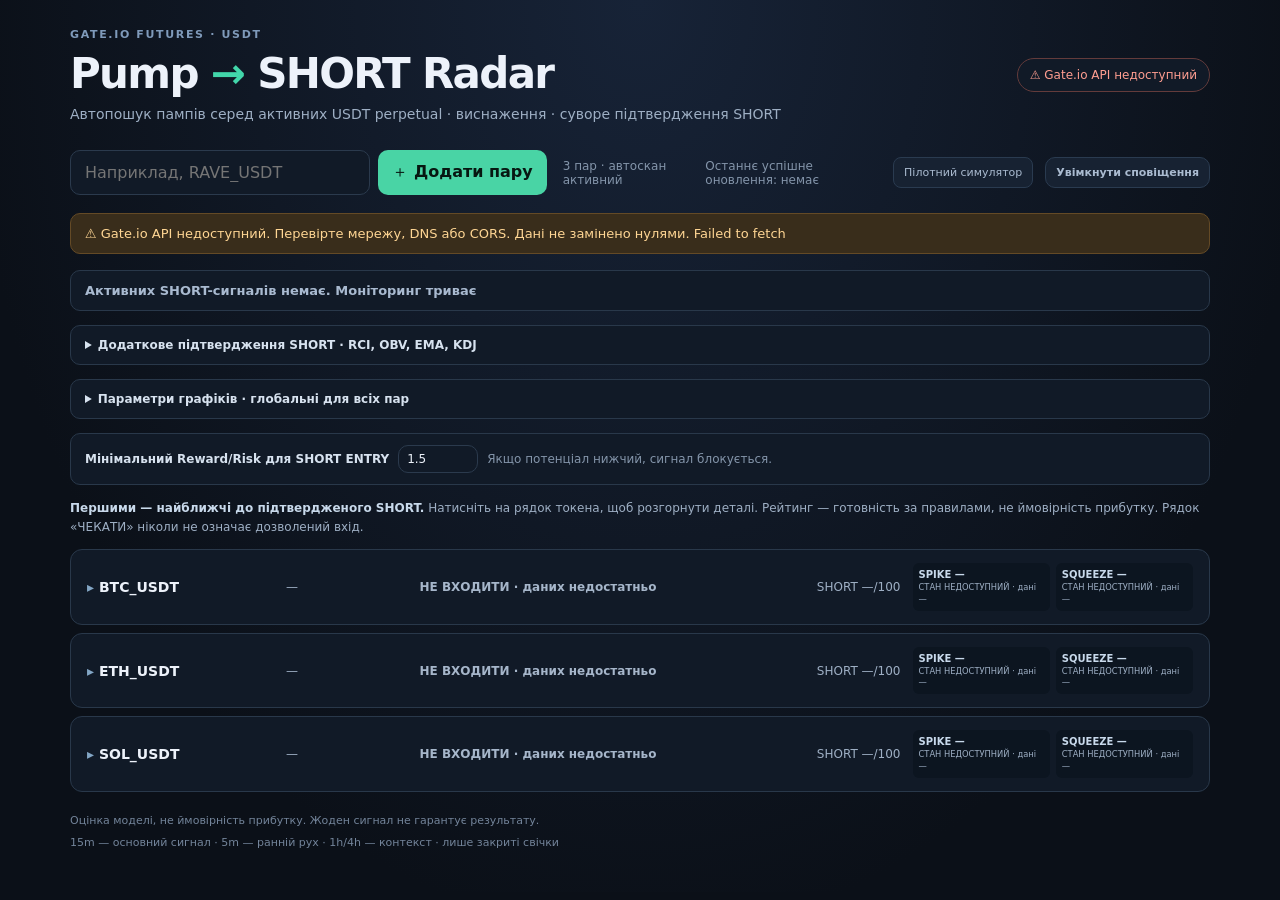
<file: index.html>
<!doctype html>
<html lang="uk">
<head>
  <meta charset="utf-8">
  <meta name="viewport" content="width=device-width, initial-scale=1">
  <meta name="theme-color" content="#10151f">
  <title>Gate.io Pump → SHORT Radar</title>
  <link rel="icon" href="data:,">
  <link rel="stylesheet" href="styles.css">
</head>
<body>
  <main class="app-shell">
    <header class="topbar">
      <div>
        <p class="eyebrow">GATE.IO FUTURES · USDT</p>
        <h1>Pump <span>→</span> SHORT Radar</h1>
        <p class="subheading">Автопошук пампів серед активних USDT perpetual · виснаження · суворе підтвердження SHORT</p>
      </div>
      <div id="connection" class="connection" role="status">Підключення…</div>
    </header>

    <section class="toolbar" aria-label="Керування парами">
      <form id="pair-form" class="pair-form">
        <label class="visually-hidden" for="pair-input">Ф'ючерсний контракт</label>
        <input id="pair-input" name="pair" autocomplete="off" placeholder="Наприклад, RAVE_USDT" maxlength="32">
        <button type="submit">＋ Додати пару</button>
      </form>
      <div class="toolbar-meta">
        <span id="pair-count">0 пар</span>
        <span id="updated-at">Очікування даних</span>
        <a class="subtle-button pilot-link" href="pilot.html">Пілотний симулятор</a>
        <button id="notify-button" class="subtle-button" type="button">Увімкнути сповіщення</button>
      </div>
    </section>

    <div id="notice" class="notice" role="status" hidden></div>
    <section id="signal-summary" class="signal-summary" role="status" aria-live="polite">
      Активних SHORT-сигналів немає. Моніторинг триває
    </section>
    <details class="confirmation-settings">
      <summary>Додаткове підтвердження SHORT · RCI, OBV, EMA, KDJ</summary>
      <p>Параметри й перемикачі глобальні для всіх пар. Індикатори оцінюють якість додаткового підтвердження окремо і не змінюють базові сигнали радара.</p>
      <div class="settings-grid">
        <label><input type="checkbox" data-indicator="rci" checked> RCI · період
          <input type="number" data-period="rci.period" min="5" max="30" value="9"></label>
        <label><input type="checkbox" data-indicator="obv" checked> OBV · lookback
          <input type="number" data-period="obv.lookback" min="3" max="30" value="10"></label>
        <label><input type="checkbox" data-indicator="ema" checked> EMA · швидка / повільна
          <input type="number" data-period="ema.fast" min="3" max="30" value="9">
          <input type="number" data-period="ema.slow" min="5" max="60" value="21"></label>
        <label><input type="checkbox" data-indicator="kdj" checked> KDJ · довжина / MA1 / MA2
          <input type="number" data-period="kdj.period" min="5" max="100" value="9" aria-label="KDJ довжина">
          <input type="number" data-period="kdj.ma1" min="1" max="10" value="3" aria-label="KDJ MA1">
          <input type="number" data-period="kdj.ma2" min="1" max="10" value="3" aria-label="KDJ MA2"></label>
      </div>
      <button id="reset-confirmation" class="subtle-button" type="button">Відновити стандартні</button>
    </details>
    <details class="confirmation-settings">
      <summary>Параметри графіків · глобальні для всіх пар</summary>
      <p>EMA налаштовує основний графік ціни; RCI — окремий графік із трьома кривими та шкалою від −100 до +100. RCI можна показати або сховати в меню «Індикатори» біля графіків токена. OBV lookback та параметри KDJ беруться з панелі додаткового підтвердження SHORT вище. Ці графічні параметри не змінюють базові сигнали радара; налаштування зберігаються у цьому браузері.</p>
      <div class="settings-grid">
        <label>RCI · періоди
          <input type="number" data-vis-period="rci.0" min="2" max="100" value="6" required aria-label="RCI період 1">
          <input type="number" data-vis-period="rci.1" min="2" max="100" value="12" required aria-label="RCI період 2">
          <input type="number" data-vis-period="rci.2" min="2" max="100" value="24" required aria-label="RCI період 3"></label>
        <label>RCI · верхній рівень
          <input type="number" data-vis-period="rci.upper" min="-100" max="100" step="any" value="95" required aria-label="RCI верхній рівень"></label>
        <label>RCI · нижній рівень
          <input type="number" data-vis-period="rci.lower" min="-100" max="100" step="any" value="5" required aria-label="RCI нижній рівень"></label>
        <label>EMA · довгий / середній / короткий період
          <input type="number" data-vis-period="ema.0" min="2" max="500" value="200" aria-label="EMA довга">
          <input type="number" data-vis-period="ema.1" min="2" max="500" value="55" aria-label="EMA середня">
          <input type="number" data-vis-period="ema.2" min="2" max="500" value="22" aria-label="EMA коротка"></label>
      </div>
      <p>Стандартні візуальні рівні RCI: верхній +95, нижній +5 (саме додатний +5, не −95). Нижній має бути меншим за верхній; обидва можна змінити в межах −100…+100. Ці лінії не змінюють пороги додаткового підтвердження SHORT.</p>
      <p>KDJ залишається допоміжним підтвердженням без окремої панелі графіка. Він використовує довжину, MA1 та MA2 з панелі вище. Формула: RSV = (close − мінімум low за довжину) / (максимум high − мінімум low) × 100; при нульовому діапазоні RSV = 50. K — проста MA(RSV, MA1), D — проста MA(K, MA2), J = 3K − 2D.</p>
      <button id="reset-visualization" class="subtle-button" type="button">Стандартні параметри графіків</button>
    </details>
    <section class="risk-settings" aria-label="Параметри ризику">
      <label for="minimum-risk-reward">Мінімальний Reward/Risk для SHORT ENTRY</label>
      <input id="minimum-risk-reward" type="number" min="1" max="5" step="0.1" value="1.5">
      <span>Якщо потенціал нижчий, сигнал блокується.</span>
    </section>
    <p class="list-explanation"><strong>Першими — найближчі до підтвердженого SHORT.</strong>
      Натисніть на рядок токена, щоб розгорнути деталі. Рейтинг — готовність за правилами, не ймовірність прибутку.
      Рядок «ЧЕКАТИ» ніколи не означає дозволений вхід.</p>
    <section id="cards" class="cards" aria-live="polite"></section>
    <footer>
      <p>Оцінка моделі, не ймовірність прибутку. Жоден сигнал не гарантує результату.</p>
      <p>15m — основний сигнал · 5m — ранній рух · 1h/4h — контекст · лише закриті свічки</p>
    </footer>
  </main>
  <script type="module" src="app.mjs"></script>
</body>
</html>
</file>
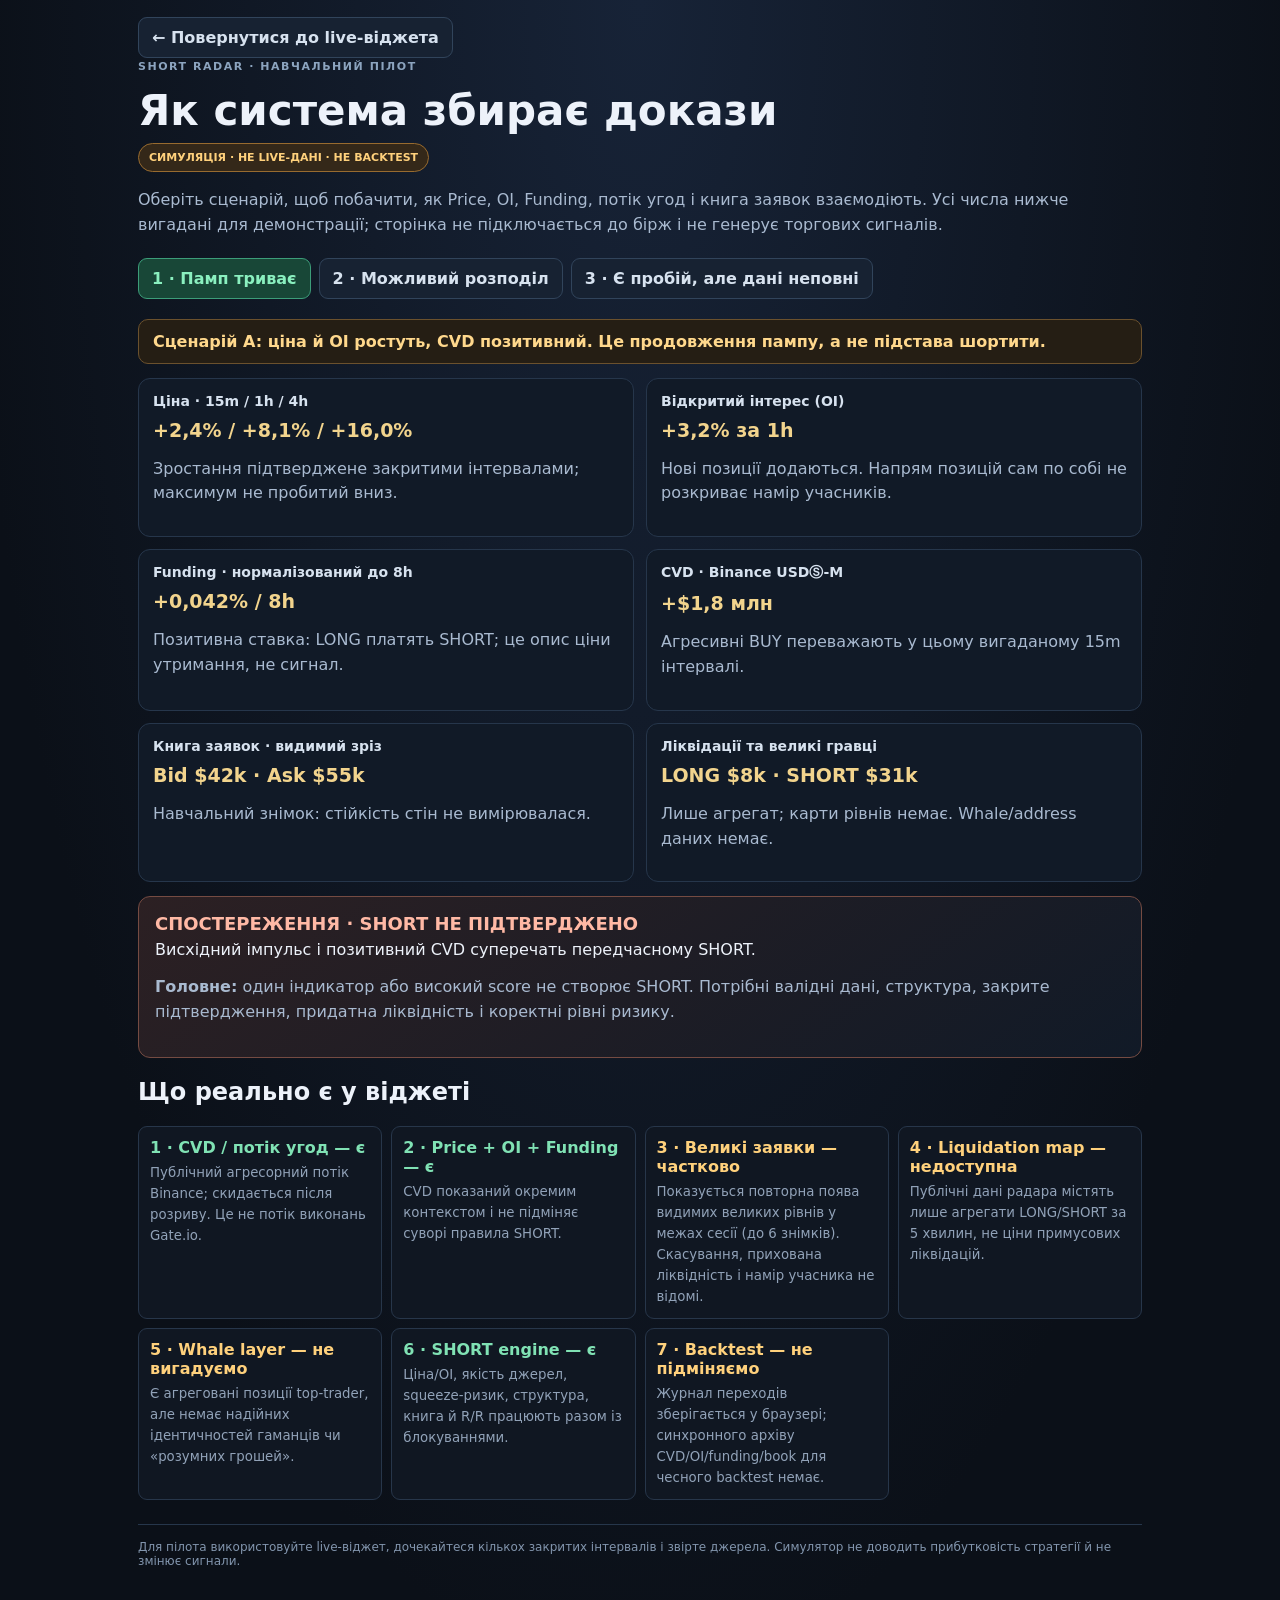
<file: pilot.html>
<!doctype html>
<html lang="uk">
<head>
  <meta charset="utf-8">
  <meta name="viewport" content="width=device-width, initial-scale=1">
  <meta name="theme-color" content="#10151f">
  <title>Пілот SHORT Radar · Симулятор</title>
  <style>
    :root{color-scheme:dark;font-family:Inter,ui-sans-serif,system-ui,-apple-system,"Segoe UI",sans-serif;background:#0b1018;color:#edf2fa}
    *{box-sizing:border-box}body{margin:0;background:radial-gradient(ellipse at top,#172337 0,#0b1018 42rem)}
    main{width:min(1040px,100%);margin:auto;padding:28px 18px 40px}
    a{color:#8cecff}.eyebrow{color:#8ca4bf;font-size:11px;font-weight:800;letter-spacing:.14em}
    h1{font-size:clamp(26px,5vw,42px);margin:8px 0}p{line-height:1.55;color:#a9bad0}
    .demo{display:inline-block;padding:7px 10px;border:1px solid #986b2f;border-radius:999px;color:#ffd17c;background:#342819;font-size:11px;font-weight:900}
    .scenarios{display:flex;flex-wrap:wrap;gap:8px;margin:20px 0}
    button,.back{border:1px solid #31445b;border-radius:9px;padding:10px 13px;background:#172232;color:#d7e2ef;font:inherit;font-weight:750;cursor:pointer;text-decoration:none}
    button[aria-pressed=true]{background:#184737;border-color:#3c9d79;color:#8af0bf}
    .notice{padding:12px 14px;border:1px solid #6b512d;border-radius:10px;background:#251e14;color:#ffd88c;font-weight:750}
    .grid{display:grid;grid-template-columns:repeat(2,minmax(0,1fr));gap:12px;margin:14px 0}
    .panel{padding:14px;border:1px solid #26364b;border-radius:12px;background:#111a27}
    .panel h2{font-size:14px;margin:0 0 10px;color:#d7e2ef}
    .value{font-size:19px;font-weight:850;color:#f2d48d}
    .tag{display:inline-block;padding:4px 7px;border-radius:5px;background:#202e42;color:#a9bad0;font-size:10px;font-weight:800}
    .good{color:#80e2b4}.warn{color:#ffd17c}.bad{color:#ffaaa2}
    .engine{padding:16px;border:1px solid #754b42;border-radius:12px;background:linear-gradient(145deg,#2c2023,#111a27)}
    .engine strong{display:block;color:#ffb9a5;font-size:18px;margin-bottom:6px}
    .roadmap{display:grid;grid-template-columns:repeat(auto-fit,minmax(220px,1fr));gap:9px;margin:14px 0 22px}
    .step{padding:11px;border:1px solid #27364a;border-radius:9px;background:#101722}
    .step strong{display:block;margin-bottom:5px}.step small{color:#91a2b8;line-height:1.5}
    footer{margin-top:24px;padding-top:15px;border-top:1px solid #26364b;color:#8295ad;font-size:12px}
    @media(max-width:650px){main{padding:22px 14px}.grid{grid-template-columns:1fr}.scenarios button{flex:1 1 100%}}
  </style>
</head>
<body>
<main>
  <a class="back" href="index.html">← Повернутися до live-віджета</a>
  <p class="eyebrow">SHORT RADAR · НАВЧАЛЬНИЙ ПІЛОТ</p>
  <h1>Як система збирає докази</h1>
  <span class="demo">СИМУЛЯЦІЯ · НЕ LIVE-ДАНІ · НЕ BACKTEST</span>
  <p>Оберіть сценарій, щоб побачити, як Price, OI, Funding, потік угод і книга заявок взаємодіють. Усі числа нижче вигадані для демонстрації; сторінка не підключається до бірж і не генерує торгових сигналів.</p>
  <div class="scenarios" role="group" aria-label="Сценарії">
    <button type="button" data-scenario="pump" aria-pressed="true">1 · Памп триває</button>
    <button type="button" data-scenario="distribution" aria-pressed="false">2 · Можливий розподіл</button>
    <button type="button" data-scenario="blocked" aria-pressed="false">3 · Є пробій, але дані неповні</button>
  </div>
  <div class="notice" id="scenario-note" role="status" aria-live="polite"></div>
  <section class="grid" aria-label="Показники сценарію">
    <article class="panel"><h2>Ціна · 15m / 1h / 4h</h2><div class="value" id="price"></div><p id="price-note"></p></article>
    <article class="panel"><h2>Відкритий інтерес (OI)</h2><div class="value" id="oi"></div><p id="oi-note"></p></article>
    <article class="panel"><h2>Funding · нормалізований до 8h</h2><div class="value" id="funding"></div><p id="funding-note"></p></article>
    <article class="panel"><h2>CVD · Binance USDⓈ-M</h2><div class="value" id="cvd"></div><p id="cvd-note"></p></article>
    <article class="panel"><h2>Книга заявок · видимий зріз</h2><div class="value" id="book"></div><p id="book-note"></p></article>
    <article class="panel"><h2>Ліквідації та великі гравці</h2><div class="value" id="liquidations"></div><p id="limits"></p></article>
  </section>
  <section class="engine">
    <strong id="engine-state"></strong>
    <span id="engine-reason"></span>
    <p><b>Головне:</b> один індикатор або високий score не створює SHORT. Потрібні валідні дані, структура, закрите підтвердження, придатна ліквідність і коректні рівні ризику.</p>
  </section>
  <h2>Що реально є у віджеті</h2>
  <section class="roadmap" aria-label="Статус етапів плану">
    <div class="step"><strong class="good">1 · CVD / потік угод — є</strong><small>Публічний агресорний потік Binance; скидається після розриву. Це не потік виконань Gate.io.</small></div>
    <div class="step"><strong class="good">2 · Price + OI + Funding — є</strong><small>CVD показаний окремим контекстом і не підміняє суворі правила SHORT.</small></div>
    <div class="step"><strong class="warn">3 · Великі заявки — частково</strong><small>Показується повторна поява видимих великих рівнів у межах сесії (до 6 знімків). Скасування, прихована ліквідність і намір учасника не відомі.</small></div>
    <div class="step"><strong class="warn">4 · Liquidation map — недоступна</strong><small>Публічні дані радара містять лише агрегати LONG/SHORT за 5 хвилин, не ціни примусових ліквідацій.</small></div>
    <div class="step"><strong class="warn">5 · Whale layer — не вигадуємо</strong><small>Є агреговані позиції top-trader, але немає надійних ідентичностей гаманців чи «розумних грошей».</small></div>
    <div class="step"><strong class="good">6 · SHORT engine — є</strong><small>Ціна/OI, якість джерел, squeeze-ризик, структура, книга й R/R працюють разом із блокуваннями.</small></div>
    <div class="step"><strong class="warn">7 · Backtest — не підміняємо</strong><small>Журнал переходів зберігається у браузері; синхронного архіву CVD/OI/funding/book для чесного backtest немає.</small></div>
  </section>
  <footer>Для пілота використовуйте live-віджет, дочекайтеся кількох закритих інтервалів і звірте джерела. Симулятор не доводить прибутковість стратегії й не змінює сигнали.</footer>
</main>
<script>
  const scenarios = {
    pump: {
      note: "Сценарій A: ціна й OI ростуть, CVD позитивний. Це продовження пампу, а не підстава шортити.",
      price: "+2,4% / +8,1% / +16,0%", priceNote: "Зростання підтверджене закритими інтервалами; максимум не пробитий вниз.",
      oi: "+3,2% за 1h", oiNote: "Нові позиції додаються. Напрям позицій сам по собі не розкриває намір учасників.",
      funding: "+0,042% / 8h", fundingNote: "Позитивна ставка: LONG платять SHORT; це опис ціни утримання, не сигнал.",
      cvd: "+$1,8 млн", cvdNote: "Агресивні BUY переважають у цьому вигаданому 15m інтервалі.",
      book: "Bid $42k · Ask $55k", bookNote: "Навчальний знімок: стійкість стін не вимірювалася.",
      liquidations: "LONG $8k · SHORT $31k", limits: "Лише агрегат; карти рівнів немає. Whale/address даних немає.",
      state: "СПОСТЕРЕЖЕННЯ · SHORT НЕ ПІДТВЕРДЖЕНО", reason: "Висхідний імпульс і позитивний CVD суперечать передчасному SHORT."
    },
    distribution: {
      note: "Сценарій B: ціна ще тримається, але CVD показує чисті продажі. Це попередження для нагляду, не підтверджений розворот.",
      price: "+0,3% / +1,1% / +9,4%", priceNote: "Підтримка не пробита; активний тренд ще не зламаний.",
      oi: "+4,7% за 1h", oiNote: "OI росте під час уповільнення ціни: контекст позиціонування, не доказ дистрибуції.",
      funding: "+0,078% / 8h", fundingNote: "LONG платять SHORT; висока ставка не замінює price confirmation.",
      cvd: "−$940 тис.", cvdNote: "Ціна зростає, а чистий потік продажів від’ємний: можливе поглинання; потрібне подальше підтвердження.",
      book: "Bid $18k · Ask $64k", bookNote: "Одноразова різниця може зникнути зі скасуванням заявок; стійкість не доведена.",
      liquidations: "LONG $14k · SHORT $9k", limits: "Агрегат за вікно, не ціна ліквідацій. Whale/address даних немає.",
      state: "WATCH · СТРУКТУРА НЕ ПІДТВЕРДЖЕНА", reason: "Потрібне закриття нижче локальної підтримки та перевірка повноти даних."
    },
    blocked: {
      note: "Сценарій C: схоже на пробій, але книга застаріла. Двигун має заблокувати висновок, а не домислити дані.",
      price: "−2,2% / −1,4% / +7,0%", priceNote: "Є короткий пробій; 4h контекст лишається висхідним.",
      oi: "+0,8% за 1h", oiNote: "Price ↓ + OI ↑ може означати відкриття позицій, але не встановлює сторону.",
      funding: "+0,025% / 8h", fundingNote: "Показано лише як контекст; напрям SHORT не доведено.",
      cvd: "−$2,1 млн", cvdNote: "Продажі посилюються у симуляції, але не скасовують обов’язкові перевірки.",
      book: "ЗАСТАРІЛА", bookNote: "Без свіжої книги не можна підтвердити spread, depth або slippage.",
      liquidations: "Немає ціни рівнів", limits: "Ліквідаційна карта й достовірний whale-layer відсутні.",
      state: "NO TRADE · ДАНІ НЕПОВНІ", reason: "Старий order book блокує підтвердження незалежно від CVD, score або пробою."
    }
  };
  function show(key) {
    const item = scenarios[key];
    document.querySelectorAll("[data-scenario]").forEach(function (button) {
      button.setAttribute("aria-pressed", String(button.dataset.scenario === key));
    });
    document.getElementById("scenario-note").textContent = item.note;
    ["price","oi","funding","cvd","book","liquidations","price-note","oi-note","funding-note","cvd-note","book-note","limits"].forEach(function (field) {
      const keyName = field.replace("-note", "Note").replace("limits", "limits").replace("state", "state").replace("reason", "reason");
      document.getElementById(field).textContent = item[keyName] || item[field];
    });
    document.getElementById("engine-state").textContent = item.state;
    document.getElementById("engine-reason").textContent = item.reason;
  }
  document.querySelectorAll("[data-scenario]").forEach(function (button) {
    button.addEventListener("click", function () { show(button.dataset.scenario); });
  });
  show("pump");
</script>
</body>
</html>
</file>
<file: styles.css>
:root {
  color-scheme: dark;
  font-family: Inter, ui-sans-serif, system-ui, -apple-system, BlinkMacSystemFont, "Segoe UI", sans-serif;
  background: #0b1018;
  color: #edf2fa;
  font-synthesis: none;
}

* { box-sizing: border-box; }
body { margin: 0; min-width: 320px; background: radial-gradient(ellipse at top, #172337 0, #0b1018 42rem); }
button, input { font: inherit; }
button { cursor: pointer; }
.app-shell { width: min(1180px, 100%); margin: 0 auto; padding: 28px 20px 36px; }
.topbar { display: flex; justify-content: space-between; align-items: center; gap: 20px; }
.eyebrow { margin: 0 0 8px; color: #7f9aba; font-size: 11px; font-weight: 800; letter-spacing: .15em; }
h1 { margin: 0; font-size: clamp(26px, 5vw, 42px); letter-spacing: -.04em; }
h1 span { color: #42d6aa; }
.subheading { margin: 8px 0 0; color: #9eafc4; font-size: 14px; }
.connection { max-width: 260px; padding: 9px 12px; border: 1px solid #29384a; border-radius: 999px; color: #a9bad0; background: #111a27; font-size: 12px; text-align: center; }
.connection.online { color: #6fe0b3; border-color: #245743; }
.connection.offline { color: #ff9e91; border-color: #633b3b; }
.toolbar { display: flex; align-items: center; justify-content: space-between; gap: 16px; margin: 28px 0 18px; }
.pair-form { display: flex; gap: 8px; width: min(540px, 100%); }
input { min-width: 0; flex: 1; padding: 12px 14px; color: #edf2fa; border: 1px solid #2b3a4d; border-radius: 10px; outline: none; background: #111a27; }
input:focus { border-color: #4c9caa; box-shadow: 0 0 0 3px #4c9caa24; }
button { border: 0; border-radius: 10px; padding: 11px 14px; color: #071711; background: #49d4a5; font-weight: 800; white-space: nowrap; }
button:hover { background: #71e6be; }
button:disabled { cursor: wait; opacity: .6; }
.toolbar-meta { display: flex; align-items: center; gap: 12px; color: #8495aa; font-size: 12px; }
.subtle-button { padding: 8px 10px; color: #aabbd0; background: #172232; border: 1px solid #2a3b50; font-size: 11px; }
.subtle-button:hover { color: #edf2fa; background: #202e42; }
.pilot-link { display: inline-block; border-radius: 8px; text-decoration: none; white-space: nowrap; }
.notice { margin: 0 0 16px; padding: 12px 14px; color: #ffd694; background: #392d1b; border: 1px solid #644a26; border-radius: 10px; font-size: 13px; }
.signal-summary { margin: 0 0 14px; padding: 12px 14px; color: #a9bad0; background: #111a27; border: 1px solid #29384a; border-radius: 10px; font-size: 13px; font-weight: 700; }
.signal-summary.has-signals { color: #ffb0a4; background: #321e24; border-color: #633b3b; }
.confirmation-settings { margin: 0 0 14px; padding: 12px 14px; color: #a9bad0; background: #111a27; border: 1px solid #29384a; border-radius: 10px; font-size: 12px; }
.risk-settings { display: flex; align-items: center; flex-wrap: wrap; gap: 9px; margin: 0 0 14px; padding: 11px 14px; color: #a9bad0; border: 1px solid #29384a; border-radius: 10px; background: #111a27; font-size: 12px; }
.risk-settings label { color: #d7e2ef; font-weight: 700; }
.risk-settings input { width: 80px; flex: 0 0 80px; padding: 6px 8px; }
.risk-settings span { color: #8495aa; }
.confirmation-settings summary { color: #d7e2ef; cursor: pointer; font-weight: 800; }
.confirmation-settings > p { margin: 9px 0; }
.settings-grid { display: grid; grid-template-columns: repeat(2, minmax(0, 1fr)); gap: 9px 16px; margin: 12px 0; }
.settings-grid label { display: flex; align-items: center; gap: 7px; flex-wrap: wrap; }
.settings-grid input[type="checkbox"] { accent-color: #49d4a5; }
.settings-grid input[type="number"] { width: 58px; padding: 5px; color: #edf2fa; border: 1px solid #2b3a4d; border-radius: 6px; background: #0e1621; }
.cards { display: grid; grid-template-columns: minmax(0, 1fr); gap: 8px; }
.list-explanation { color: #9eafc4; font-size: 12px; line-height: 1.6; }
.list-explanation strong { color: #c8d9eb; }
.token-row { min-width: 0; border: 1px solid #29384a; border-radius: 12px; background: #111a27; }
.token-row > summary { display: grid; grid-template-columns: minmax(115px, 1fr) minmax(75px, .65fr) minmax(160px, 2fr) 95px minmax(190px, 1.5fr); align-items: center; gap: 12px; padding: 13px 16px; cursor: pointer; list-style: none; }
.token-row > summary::-webkit-details-marker { display: none; }
.token-name { color: #edf2fa; font-weight: 800; font-size: 14px; }
.token-name::before { content: "▸ "; color: #83a6c5; }
.token-row[open] > summary .token-name::before { content: "▾ "; }
.token-price, .token-score { color: #9eafc4; font-size: 12px; font-variant-numeric: tabular-nums; }
.token-score { text-align: right; }
.token-engine-scores { display: grid; grid-template-columns: repeat(2, minmax(0, 1fr)); gap: 6px; min-width: 0; }
.token-engine-score { display: grid; gap: 2px; min-width: 0; padding: 6px; border-radius: 6px; background: #0c1520; font-size: 10px; font-variant-numeric: tabular-nums; }
.token-engine-score strong { color: #c8d9eb; }
.token-engine-score small { color: #9eafc4; line-height: 1.35; }
.token-verdict { font-size: 12px; }
.conclusion-ready .token-verdict, .conclusion-ready > strong { color: #70edb9; }
.conclusion-watch .token-verdict, .conclusion-watch > strong { color: #ffd17c; }
.conclusion-danger .token-verdict, .conclusion-danger > strong { color: #ff9c93; }
.conclusion-muted .token-verdict, .conclusion-muted > strong { color: #a6b6ca; }
.token-body { padding: 0 8px 8px; }
.short-conclusion { display: grid; gap: 7px; padding: 12px; background: #0c1520; border-left: 3px solid currentColor; border-radius: 7px; font-size: 13px; }
.short-conclusion span { color: #bccbdd; line-height: 1.55; }
.technical-details { padding: 10px 0; font-size: 12px; line-height: 1.65; }
.technical-details > summary { cursor: pointer; color: #a9c7e0; font-weight: 700; }
.technical-details[open] > summary { margin-bottom: 12px; }
.chart-navigation { display: flex; align-items: center; flex-wrap: wrap; gap: 8px; margin: 12px 0; color: #aabbd0; font-size: 12px; }
.chart-navigation select { color: #edf2fa; background: #172232; border: 1px solid #2a3b50; border-radius: 5px; padding: 6px; }
.chart-navigation span { width: 100%; color: #8495aa; font-size: 11px; }
.cvd-source-hint { color: #8495aa; font-size: 11px; }
@media (max-width: 650px) {
  .token-row > summary { grid-template-columns: 1fr auto; gap: 7px; padding: 12px; }
  .token-verdict { grid-column: 1; }
  .token-score { grid-column: 2; }
  .token-engine-scores { grid-column: 1 / -1; }
}
.card { min-width: 0; padding: 17px; border: 1px solid #253348; border-radius: 15px; background: linear-gradient(145deg, #141e2c, #101722 75%); box-shadow: 0 12px 30px #0002; }
.card-head { display: flex; align-items: flex-start; justify-content: space-between; gap: 12px; }
.pair-name { margin: 0; font-size: 19px; letter-spacing: .02em; }
.automatic-pair-label { display: inline-block; margin: 3px 0 0; color: #70dcb4; font-size: 10px; font-weight: 700; letter-spacing: .04em; }
.price { margin: 5px 0 0; color: #acbdd1; font-size: 13px; overflow-wrap: anywhere; }
.remove-button { padding: 5px 8px; color: #91a2b8; background: transparent; font-size: 18px; }
.remove-button:hover { color: #ff968b; background: #34222a; }
.state { display: inline-block; margin: 14px 0 10px; padding: 6px 9px; border-radius: 999px; color: #aebbd0; background: #222c3a; font-size: 11px; font-weight: 900; letter-spacing: .07em; }
.state.pump, .state.watch { color: #ffc76f; background: #41331e; }
.state.hot, .state.exhaustion { color: #ffb36e; background: #3e2b1d; border: 1px solid #74502d; }
.state.setup { color: #ffd17c; background: #41331e; border: 1px solid #725528; }
.state.entry { color: #ffaaa2; background: #452127; border: 1px solid #a64d53; box-shadow: 0 0 14px #f16b6b24; font-size: 12px; }
.state.cancelled { color: #c1c9d4; background: #30343b; }
.state.incomplete { color: #bdc8d6; background: #30343b; }
.scores { display: grid; grid-template-columns: repeat(3, minmax(0, 1fr)); gap: 8px; margin-bottom: 14px; }
.score { padding: 9px; border-radius: 9px; background: #0e1621; }
.score span { display: block; color: #8495aa; font-size: 9px; font-weight: 800; letter-spacing: .08em; }
.score strong { display: block; margin-top: 5px; font-size: 17px; font-variant-numeric: tabular-nums; }
.score-pump { border-top: 2px solid #e8b86d; }
.score-pump strong { color: #ffd17c; }
.score-exhaustion { border-top: 2px solid #ff9f68; }
.score-exhaustion strong { color: #ffb36e; }
.score-short { border: 1px solid #79404a; background: linear-gradient(145deg, #25171e, #0e1621); }
.score-short span { color: #ffb0a4; }
.score-short strong { color: #ffaaa2; font-size: 19px; }
.metrics { display: grid; grid-template-columns: repeat(2, minmax(0, 1fr)); gap: 8px 14px; }
.metric { display: flex; justify-content: space-between; gap: 8px; padding-bottom: 7px; border-bottom: 1px solid #202b3a; font-size: 12px; }
.metric span { color: #8596ab; }
.metric strong { text-align: right; overflow-wrap: anywhere; font-size: 12px; font-variant-numeric: tabular-nums; }
.metric-open-interest { padding-left: 7px; border-left: 2px solid #526780; }
.metric-market-structure { padding-left: 7px; border-left: 2px solid #78849a; }
.metric-liquidity { padding-left: 7px; border-left: 2px solid #ff958c; }
.metric-funding { padding-left: 7px; border-left: 2px solid #e8b86d; }
.metric-no-trade strong, .metric-no-data strong, .metric-stale strong, .metric-suspect strong { color: #ffb36e; }
.quality { display: inline-block; margin-left: 3px; padding: 1px 4px; border-radius: 4px; color: #a9bad0; background: #202b3a; font-size: 9px; font-weight: 700; }
.quality-ok { color: #83d8b1; background: #18352d; }
.quality-stale, .quality-incomplete, .quality-suspect { color: #ffd17c; background: #3a301f; }
.quality-no-data, .quality-no-trade, .quality-conflict { color: #ffaaa2; background: #3d252a; }
.levels { display: grid; grid-template-columns: repeat(5, minmax(0, 1fr)); gap: 5px; margin: 14px 0 0; }
.level { padding: 8px 5px; border: 1px solid #29384a; border-radius: 8px; background: #101a27; text-align: center; }
.level span { display: block; color: #8192a8; font-size: 9px; }
.level strong { display: block; margin-top: 5px; font-size: 11px; overflow-wrap: anywhere; }
.level:nth-child(1) strong { color: #8cecff; }
.level:nth-child(2) { border-color: #693b43; }
.level:nth-child(2) strong { color: #ffaaa2; }
.level:nth-child(n+3) { border-color: #285743; }
.level:nth-child(n+3) strong { color: #83d8b1; }
.why { margin: 13px 0 0; padding: 10px 11px; color: #c3cede; border-left: 2px solid #3a9b82; background: #111b26; border-radius: 0 8px 8px 0; font-size: 12px; line-height: 1.55; }
.quality-note { margin: 10px 0 0; padding: 8px 10px; color: #ffd17c; border: 1px solid #59472a; border-radius: 7px; background: #211d16; font-size: 11px; line-height: 1.5; }
.quality-note strong { color: #ffe0a5; }
.confirmation-panel { margin-top: 14px; padding: 11px; border: 1px solid #29384a; border-radius: 10px; background: #0e1621; }
.confirmation-heading { display: flex; justify-content: space-between; gap: 10px; margin-bottom: 7px; font-size: 11px; }
.confirmation-heading strong { color: #8495aa; }
.confirmation-heading span { color: #d7e2ef; text-align: right; }
.confirmation-quality, .confirmation-reasons { margin: 8px 0 0; color: #b9c8d9; font-size: 11px; line-height: 1.5; }
.confirmation-indicators { display: grid; grid-template-columns: repeat(2, minmax(0, 1fr)); gap: 7px; margin-top: 10px; }
.confirmation-indicator { display: grid; grid-template-columns: 1fr 1fr; gap: 3px 8px; padding: 7px; border-radius: 7px; background: #141e2c; font-size: 10px; }
.confirmation-indicator span { color: #8495aa; font-weight: 800; }
.confirmation-indicator strong { color: #d7e2ef; text-align: right; }
.confirmation-indicator small { grid-column: 1 / -1; color: #96a8bd; }
.confirmation-reasons strong { color: #d7e2ef; }
.strategy-panel { min-width: 0; margin-top: 12px; padding: 10px; border: 1px solid #29384a; border-radius: 9px; background: #0e1621; font-size: 10px; line-height: 1.5; overflow-wrap: anywhere; }
.squeeze-engine { min-width: 0; margin-top: 12px; padding: 11px; border: 1px solid #3a5363; border-radius: 9px; background: #101c28; font-size: 11px; line-height: 1.5; overflow-wrap: anywhere; }
.squeeze-engine h3 { margin: 0 0 5px; color: #a9d8e7; font-size: 12px; }
.squeeze-engine p { margin: 7px 0 0; color: #a9bad0; }
.squeeze-engine-note { color: #8495aa !important; }
.squeeze-engine-grid { display: grid; grid-template-columns: repeat(auto-fit, minmax(165px, 1fr)); gap: 7px; margin-top: 8px; }
.squeeze-engine-grid > div { display: grid; align-content: start; gap: 3px; padding: 8px; border-radius: 7px; background: #141e2c; }
.squeeze-engine-grid strong { color: #8ccede; font-size: 10px; }
.squeeze-engine-grid span { color: #edf2fa; font-weight: 800; }
.squeeze-engine-grid small { color: #96a8bd; }
.squeeze-engine details { margin-top: 9px; color: #a9bad0; }
.squeeze-engine details > summary { cursor: pointer; color: #9dbad0; font-weight: 700; }
.squeeze-engine .metrics { margin-top: 5px; }
.strategy-panel p { margin: 7px 0 0; color: #a9bad0; }
.strategy-panel strong { color: #d7e2ef; }
.strategy-heading { display: flex; justify-content: space-between; gap: 8px; color: #d7e2ef; }
.strategy-heading span { color: #ffb0a4; font-weight: 800; }
.market-stage { display: flex; flex-wrap: wrap; justify-content: space-between; gap: 4px 10px; margin-top: 8px; padding: 7px; border-left: 2px solid #e8b86d; border-radius: 4px; background: #141e2c; }
.market-stage > strong { color: #ffd17c; }
.market-stage > span { color: #a9bad0; }
.stage-evidence { margin-top: 5px; color: #a9bad0; }
.stage-evidence summary { cursor: pointer; color: #8495aa; }
.stage-evidence p { margin: 5px 0 0; }
.strategy-matrix { display: grid; grid-template-columns: repeat(3, minmax(0, 1fr)); gap: 6px; margin-top: 8px; }
.strategy-matrix-row { min-width: 0; display: grid; gap: 3px; padding: 6px; border-radius: 6px; background: #141e2c; }
.strategy-matrix-row strong { color: #77c8ff; }
.strategy-matrix-row span { font-weight: 700; }
.strategy-matrix-row small, .strategy-time { color: #8495aa !important; }
.strategy-matrix-row .scenario-transition { color: #ffc76f !important; }
.visualization-toggle { width: 100%; margin-top: 14px; color: #d7e2ef; background: #172232; border: 1px solid #2a3b50; font-size: 12px; }
.visualization-toggle:hover { color: #fff; background: #202e42; }
.visualization-panel { margin-top: 10px; min-width: 0; }
.visualization-heading { display: flex; align-items: center; justify-content: space-between; gap: 8px; margin-bottom: 8px; color: #d7e2ef; font-size: 11px; }
.visualization-heading label { display: flex; align-items: center; gap: 5px; color: #8495aa; }
.visualization-heading select { min-width: 62px; padding: 5px 7px; color: #edf2fa; border: 1px solid #2a3b50; border-radius: 6px; background: #141e2c; }
.visualization-meta { margin: 0 0 8px; color: #8495aa; font-size: 10px; }
.indicator-chart-grid { display: grid; grid-template-columns: 1fr; gap: 8px; }
.indicator-chart-card { min-width: 0; padding: 9px; overflow: hidden; border: 1px solid #29384a; border-radius: 9px; background: #0e1621; }
.indicator-chart-card h4 { margin: 0 0 5px; color: #d7e2ef; font-size: 11px; }
.oi-chart-heading { display: flex; align-items: center; justify-content: space-between; gap: 8px; }
.oi-chart-heading label { display: flex; align-items: center; gap: 5px; color: #8495aa; font-size: 10px; white-space: nowrap; }
.oi-chart-heading select { min-width: 54px; padding: 3px 5px; color: #edf2fa; border: 1px solid #2a3b50; border-radius: 6px; background: #141e2c; font: inherit; }
.oi-legend { display: flex; flex-wrap: wrap; gap: 4px 12px; margin: 5px 0; font-size: 10px; }
.oi-legend span::before { display: inline-block; width: 12px; height: 2px; margin: 0 5px 3px 0; content: ""; }
.oi-legend .oi-long { color: #49d4a5; }
.oi-legend .oi-long::before { background: #49d4a5; }
.oi-legend .oi-short { color: #f18c8c; }
.oi-legend .oi-short::before { background: #f18c8c; }
.indicator-chart-svg { display: block; width: 100%; height: 260px; overflow: hidden; cursor: crosshair; touch-action: none; user-select: none; }
.chart-axis-value, .chart-axis-date, .chart-axis-time { font-variant-numeric: tabular-nums; }
.chart-layer-menu { margin: 8px 0; border: 1px solid #536276; border-radius: 8px; color: #edf2fa; background: #101722; }
.chart-layer-menu > summary { padding: 10px 12px; cursor: pointer; font-size: 13px; font-weight: 700; }
.chart-layer-options { display: grid; gap: 6px; padding: 8px 12px 12px; }
.chart-layer-options label { display: flex; align-items: center; gap: 9px; min-height: 34px; font-size: 12px; line-height: 1.4; }
.chart-layer-options label:has(.layer-copy) { align-items: flex-start; padding: 6px 0; border-bottom: 1px solid #263448; }
.layer-copy { display: grid; min-width: 0; gap: 3px; overflow-wrap: anywhere; }
.layer-copy small { color: #a9bad0; font-size: 11px; }
.layer-state { font-size: 11px; color: #a9bad0; }
.layer-ready { color: #70edb9; }
.layer-stale, .layer-loading { color: #ffd17c; }
.layer-error, .layer-missing { color: #ffb0a4; }
.gate-context-charts { margin-top: 10px; }
.gate-context-charts .chart-summary strong { color: #8ccede; }
.chart-layer-options input { flex: 0 0 auto; width: 17px; height: 17px; accent-color: #61A9BD; }
.chart-layer-options select { min-width: 0; max-width: 100%; padding: 6px; color: #edf2fa; background: #141e2c; border: 1px solid #536276; border-radius: 5px; }
.chart-layer-options p, .unavailable-indicators { color: #a9bad0; font-size: 11px; line-height: 1.45; }
.unavailable-indicators { padding-top: 8px; border-top: 1px solid #344154; }
.unavailable-indicators summary { cursor: pointer; }
.unavailable-indicators label { color: #8495aa; }
.chart-readout { min-height: 32px; margin: 6px 0; padding: 7px; border-radius: 5px; color: #d7e2ef; background: #141e2c; font-size: 12px; line-height: 1.5; overflow-wrap: anywhere; font-variant-numeric: tabular-nums; }
.chart-series-legend { display: flex; flex-wrap: wrap; gap: 4px 12px; font-size: 11px; }
.whale-context { margin: 8px 0; padding: 10px; border: 1px solid #3C7686; border-radius: 8px; background: #10212c; color: #d7e2ef; font-size: 12px; line-height: 1.5; overflow-wrap: anywhere; }
.whale-context > strong { color: #8CCEDE; }
.whale-context p { margin: 5px 0; }
.whale-context.unavailable { border-color: #536276; background: #141e2c; }
.whale-context details { margin-top: 7px; color: #a9bad0; font-size: 11px; }
.whale-context summary { cursor: pointer; }
.whale-legend { display: flex; flex-wrap: wrap; gap: 6px 12px; font-weight: 700; }
.whale-legend span::before { display: inline-block; width: 18px; border-top: 2px dashed currentColor; margin-right: 6px; content: ""; vertical-align: middle; }
.whale-long { color: #71A5D2; }
.whale-short { color: #F59A98; }
.visualization-crosshair-time { margin-top: 8px; padding: 8px 10px; color: #8cecff; border: 1px solid #245267; border-radius: 6px; background: #10212c; font-size: 12px; font-weight: 700; font-variant-numeric: tabular-nums; overflow-wrap: anywhere; }
.chart-summary, .chart-footnote, .chart-empty, .visualization-message { margin: 5px 0; color: #a9bad0; font-size: 10px; line-height: 1.45; overflow-wrap: anywhere; }
.chart-summary strong { color: #edf2fa; }
.chart-footnote, .chart-empty { color: #8495aa; }
.visualization-message { padding: 10px; border: 1px solid #29384a; border-radius: 8px; background: #0e1621; }
.visualization-summary { margin: 8px 0 0; padding: 8px; color: #a9bad0; border-radius: 7px; background: #141e2c; font-size: 10px; line-height: 1.5; overflow-wrap: anywhere; }
.market-chart-grid { margin-top: 8px; }
.empty { grid-column: 1 / -1; padding: 30px; color: #8495aa; border: 1px dashed #2a3a4d; border-radius: 12px; text-align: center; }
footer { margin-top: 20px; color: #73849a; font-size: 11px; line-height: 1.55; }
footer p { margin: 5px 0; }
.visually-hidden { position: absolute; width: 1px; height: 1px; padding: 0; margin: -1px; overflow: hidden; clip: rect(0, 0, 0, 0); white-space: nowrap; border: 0; }

@media (max-width: 760px) {
  .app-shell { padding: 21px 14px 28px; }
  .topbar { align-items: flex-start; flex-direction: column; gap: 12px; }
  .connection { max-width: none; }
  .toolbar { align-items: stretch; flex-direction: column; margin-top: 20px; }
  .pair-form { width: 100%; }
  .toolbar-meta { justify-content: space-between; flex-wrap: wrap; gap: 8px; }
  .cards { grid-template-columns: 1fr; }
  .settings-grid { grid-template-columns: 1fr; }
  .strategy-matrix { grid-template-columns: 1fr; }
  .visualization-heading { align-items: flex-start; flex-direction: column; }
}
@media (max-width: 400px) {
  .pair-form { flex-wrap: wrap; }
  .pair-form input { flex-basis: 100%; }
  .pair-form button { width: 100%; }
  .card { padding: 13px; }
  .metrics { gap: 8px; }
}
/* Independent, analysis-only CVD panels. */
.cvd-analysis { margin-top: 1rem; padding-top: 1rem; border-top: 1px solid #344154; }
.cvd-metrics { display: grid; grid-template-columns: repeat(auto-fit, minmax(200px, 1fr)); gap: .75rem; }
.cvd-timeframe { min-width: 0; padding: .75rem; background: #101722; border-radius: .5rem; }
.cvd-timeframe h4 { margin: 0 0 .5rem; }
.cvd-timeframe dl { margin: 0; font-size: .8rem; }
.cvd-timeframe dt { color: #9eacbf; margin-top: .5rem; }
.cvd-timeframe dd { margin: .15rem 0; overflow-wrap: anywhere; }
.cvd-stage-context { margin: 8px 0 0 !important; padding: 8px 10px; color: #f4d28a !important; border-left: 2px solid #e7b85f; background: #181f2b; }
.cvd-status, .cvd-divergence { font-size: .85rem; overflow-wrap: anywhere; }
.cvd-analysis select { color: inherit; background: #101722; margin: .75rem 0; padding: .35rem; }


.order-book-panel { margin-top: 13px; padding: 12px; border: 1px solid #385467; border-radius: 10px; background: #101c28; color: #c6d5e5; font-size: 11px; line-height: 1.5; overflow-wrap: anywhere; }
.ob-heading { display: flex; flex-wrap: wrap; justify-content: space-between; gap: 7px; color: #dceaf5; }
.ob-heading span { color: #ffd17c; font-weight: 900; }
.ob-mid, .ob-coverage { margin: 7px 0; color: #a9c4d8; font-variant-numeric: tabular-nums; }
.ob-bands { display: grid; grid-template-columns: repeat(5, minmax(0, 1fr)); gap: 5px; margin: 9px 0; }
.ob-band { display: grid; gap: 3px; min-width: 0; padding: 7px 4px; border-radius: 6px; background: #172535; text-align: center; }
.ob-band span { color: #8eb4ce; font-weight: 800; }
.ob-band strong { color: #e2edf5; font-size: 10px; overflow-wrap: anywhere; }
.ob-band small { color: #94a8bb; font-size: 9px; }
.ob-levels { display: grid; grid-template-columns: repeat(5, minmax(0, 1fr)); gap: 5px; margin-top: 10px; }
.ob-levels > div { display: grid; gap: 3px; min-width: 0; padding: 7px 4px; border: 1px solid #30465b; border-radius: 6px; background: #111e2c; text-align: center; }
.ob-levels span { color: #8da3b9; font-size: 9px; }
.ob-levels strong { color: #d9e8f4; font-size: 10px; overflow-wrap: anywhere; }
.ob-levels > div:nth-child(2) strong { color: #ffaaa2; }
.ob-levels > div:nth-child(n+3) strong { color: #83d8b1; }
.ob-blockers { margin: 9px 0 !important; padding: 8px; border-left: 2px solid #e8b86d; background: #211d16; color: #ffd17c !important; }
.order-book-panel > small { color: #8298ac; }
@media (max-width: 520px) {
  .ob-bands { grid-template-columns: repeat(2, minmax(0, 1fr)); }
  .ob-levels { grid-template-columns: repeat(2, minmax(0, 1fr)); }
}
</file>
